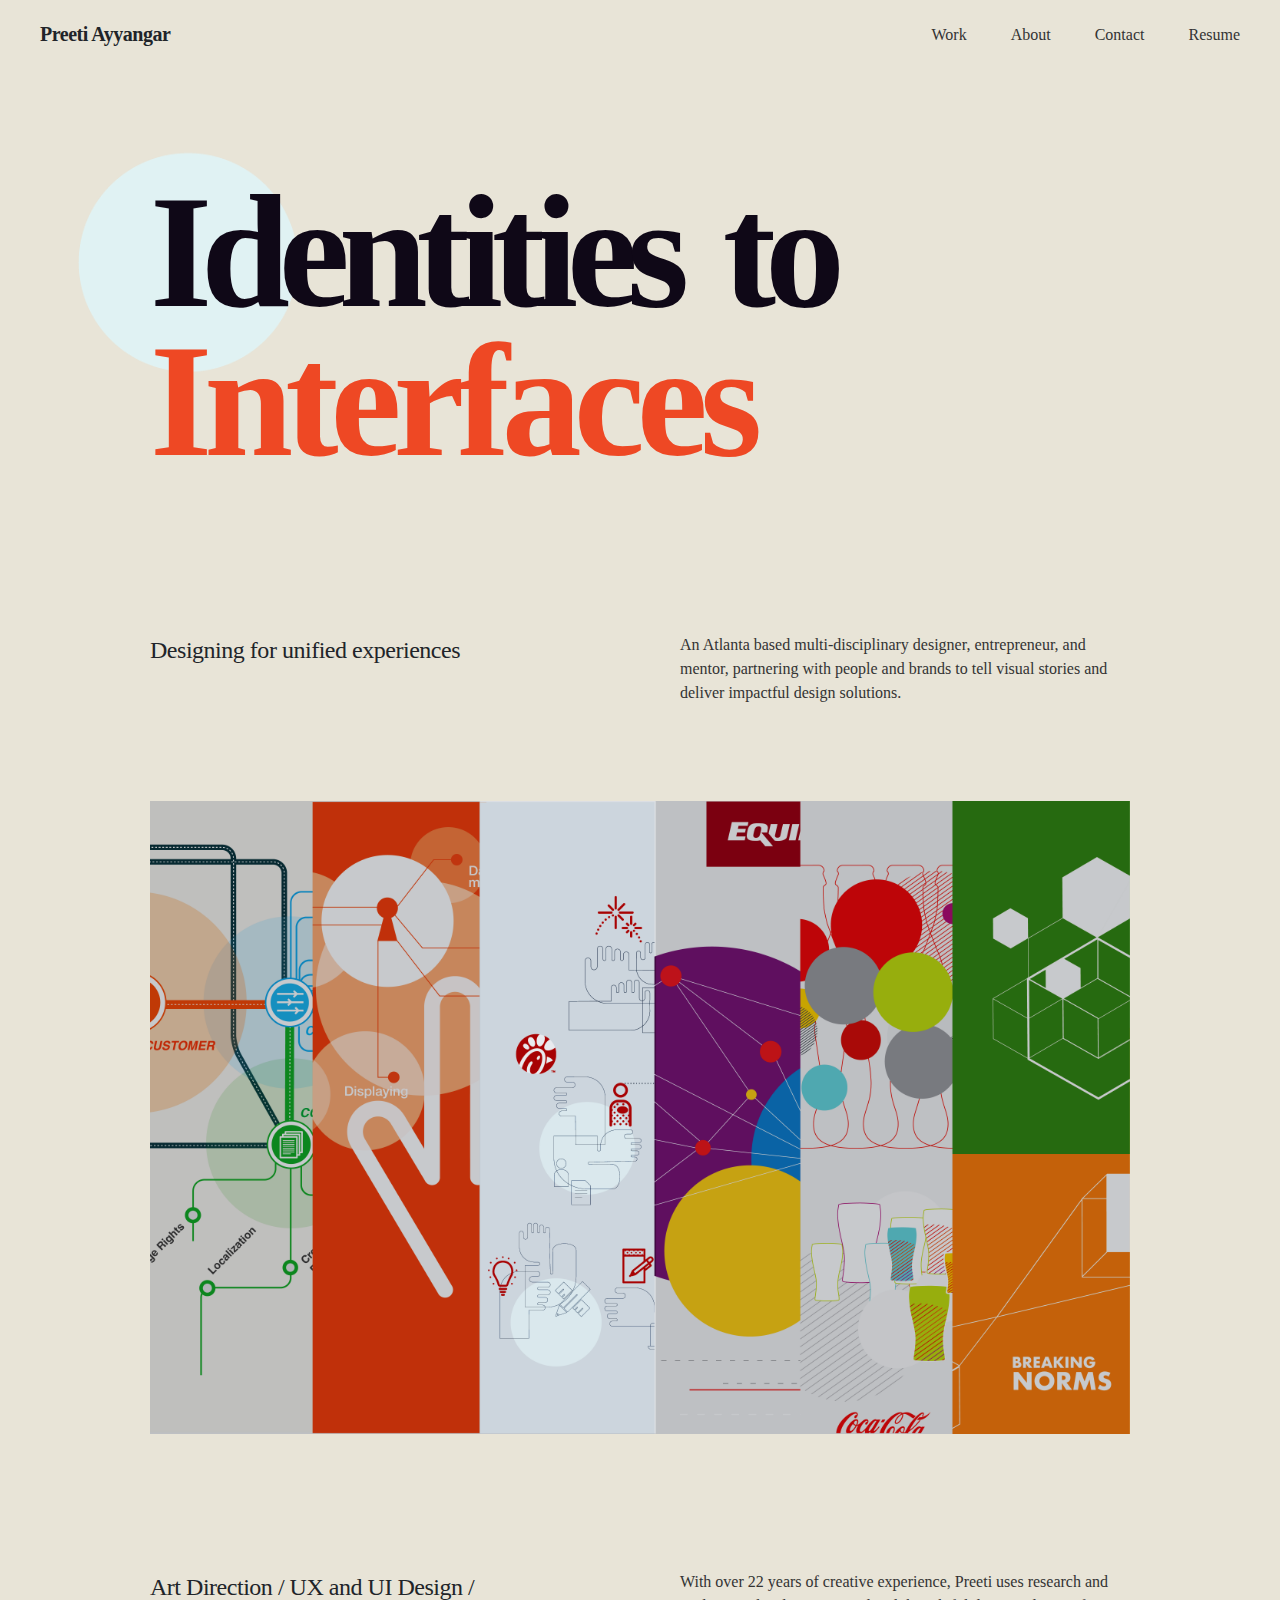
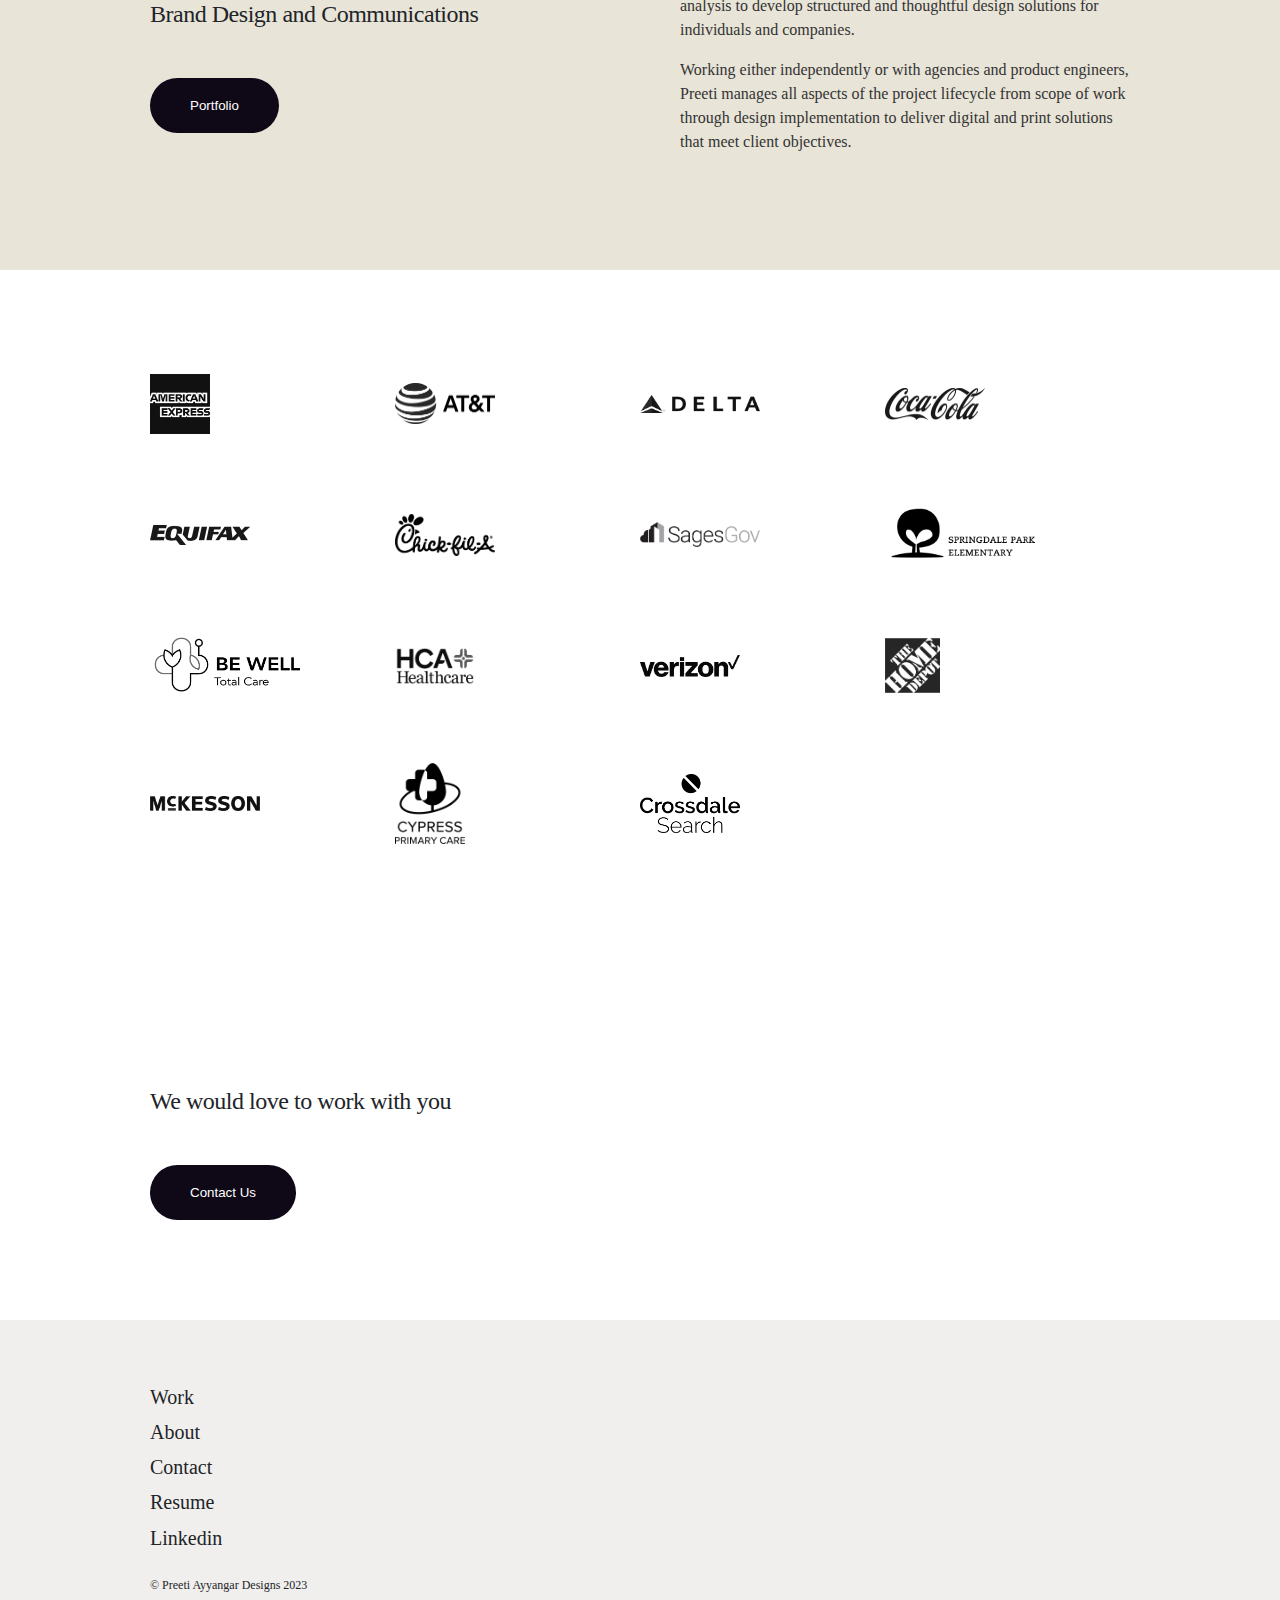
<file: index.html>
<!DOCTYPE html>

<html>
    <head>
        <meta charset="utf8"/>
        <title>
Preeti Ayyangar Design   </title>
    </head>
<link rel="stylesheet" href="css/style.css">


<body>
    <header class="grid">
       <h1>Preeti Ayyangar</h1>
    <nav>
        <a href="work.html">Work</a>
        <a href="about.html">About</a>
        <a href="contact.html">Contact</a>
        <a href="https://drive.google.com/file/d/1oYgI4UgiUhjTcP_rqjFzhV0BKkJ9ytBc/view?usp=share_link">Resume</a>
    </nav>
</header> 


<main>
      
    
        <div class="intro">
            <div class="smallcircle"><img src="images/Circle_solid.png" alt="SmallCircle" width="250"></div>
            <div class="Identities">
                <b>Identities to<br/> <div class="Interfaces">Interfaces</b> </div>
       </div>     
         
        </div>
        
   
            <div class="box">
                <div class="item1"><h2> Designing for unified experiences</h2></div>
                <div class="item2"><p> An Atlanta based multi-disciplinary designer, entrepreneur, and mentor, partnering with people and brands to tell visual stories and deliver impactful design solutions.</p></div>
            </div>

            <div class="image-content"><img src="images/port_web.png" alt="HeroImg" width="100%" max-height="70%"></div>
               
            </div>


            
         <div class="box">
            <div class="item1">
                    <h2>
                    Art Direction / UX and UI Design / <br>
                    Brand Design and Communications 
                    </h2>
                    <button class="cta-button">Portfolio</button>
            </div>
                <div class="item2">
                     <section>
                    <p>With over 22 years of creative experience, Preeti uses research and analysis to develop structured and thoughtful design solutions for individuals and companies.</p>
    
                    <p>Working either independently or with agencies and product engineers, Preeti manages all aspects of the project lifecycle from scope of work through design implementation to deliver digital and print solutions that meet client objectives.</p>
                    </section>
                </div>
         </div>



</main>





    <div class="logopanel">
        <div><img src="images/client logos/AmEx.png" alt="Amex" width="60px"></div>
        <div><img src="images/client logos/AT&T.png" alt="ATT" width="100px"></div>
        <div><img src="images/client logos/Delta.png" alt="Delta" width="120px"></div>
        <div><img src="images/client logos/Coca-Cola.png" alt="Coke" width="100px"></div>
        <div><img src="images/client logos/Equifax_Logo.png" alt="Equifax" width="100px"></div>
        <div><img src="images/client logos/CFA.png" alt="CFA" width="100px"></div>
        <div><img src="images/client logos/SagesGov.png" alt="Sages" width="120px"></div>
        <div><img src="images/client logos/Spark_horz.png" alt="Spark" width="150px"></div>
        <div><img src="images/client logos/BeWell.png" alt="Bewell" width="150px"></div>
        <div><img src="images/client logos/HCA copy.png" alt="HCA" width="80px"></div>
        <div><img src="images/client logos/Verizon.png" alt="Verizon" width="100px"></div>
        <div><img src="images/client logos/TheHomeDepot.png" alt="THD" width="55px"></div>
        <div><img src="images/client logos/McKesson.png" alt="McKesson" width="110px"></div>
        <div><img src="images/client logos/Cypress.png" alt="Cypress" width="70px"></div>
        <div><img src="images/client logos/Crossdale.png" alt="Crossdale" width="100px"></div>
     </div>   
    
     
     <div class="whitepanel">
        <div class="box">
            <div class="item1">
                <h2>
                We would love to work with you 
                </h2>
                <button class="cta-button">Contact Us</button>
            </div>
        </div>
     </div>
   


    <footer class="footer">  
        </div>
            <a hrf="/">Work</a> <br>
            <a hrf="/">About</a> <br>
            <a hrf="/">Contact</a> <br>
            <a hrf="/">Resume</a> <br>
            <a hrf="/">Linkedin</a> <br>
            <p> © Preeti Ayyangar Designs 2023</p>
        </div>
    </footer>

    </body>


</html>
</file>
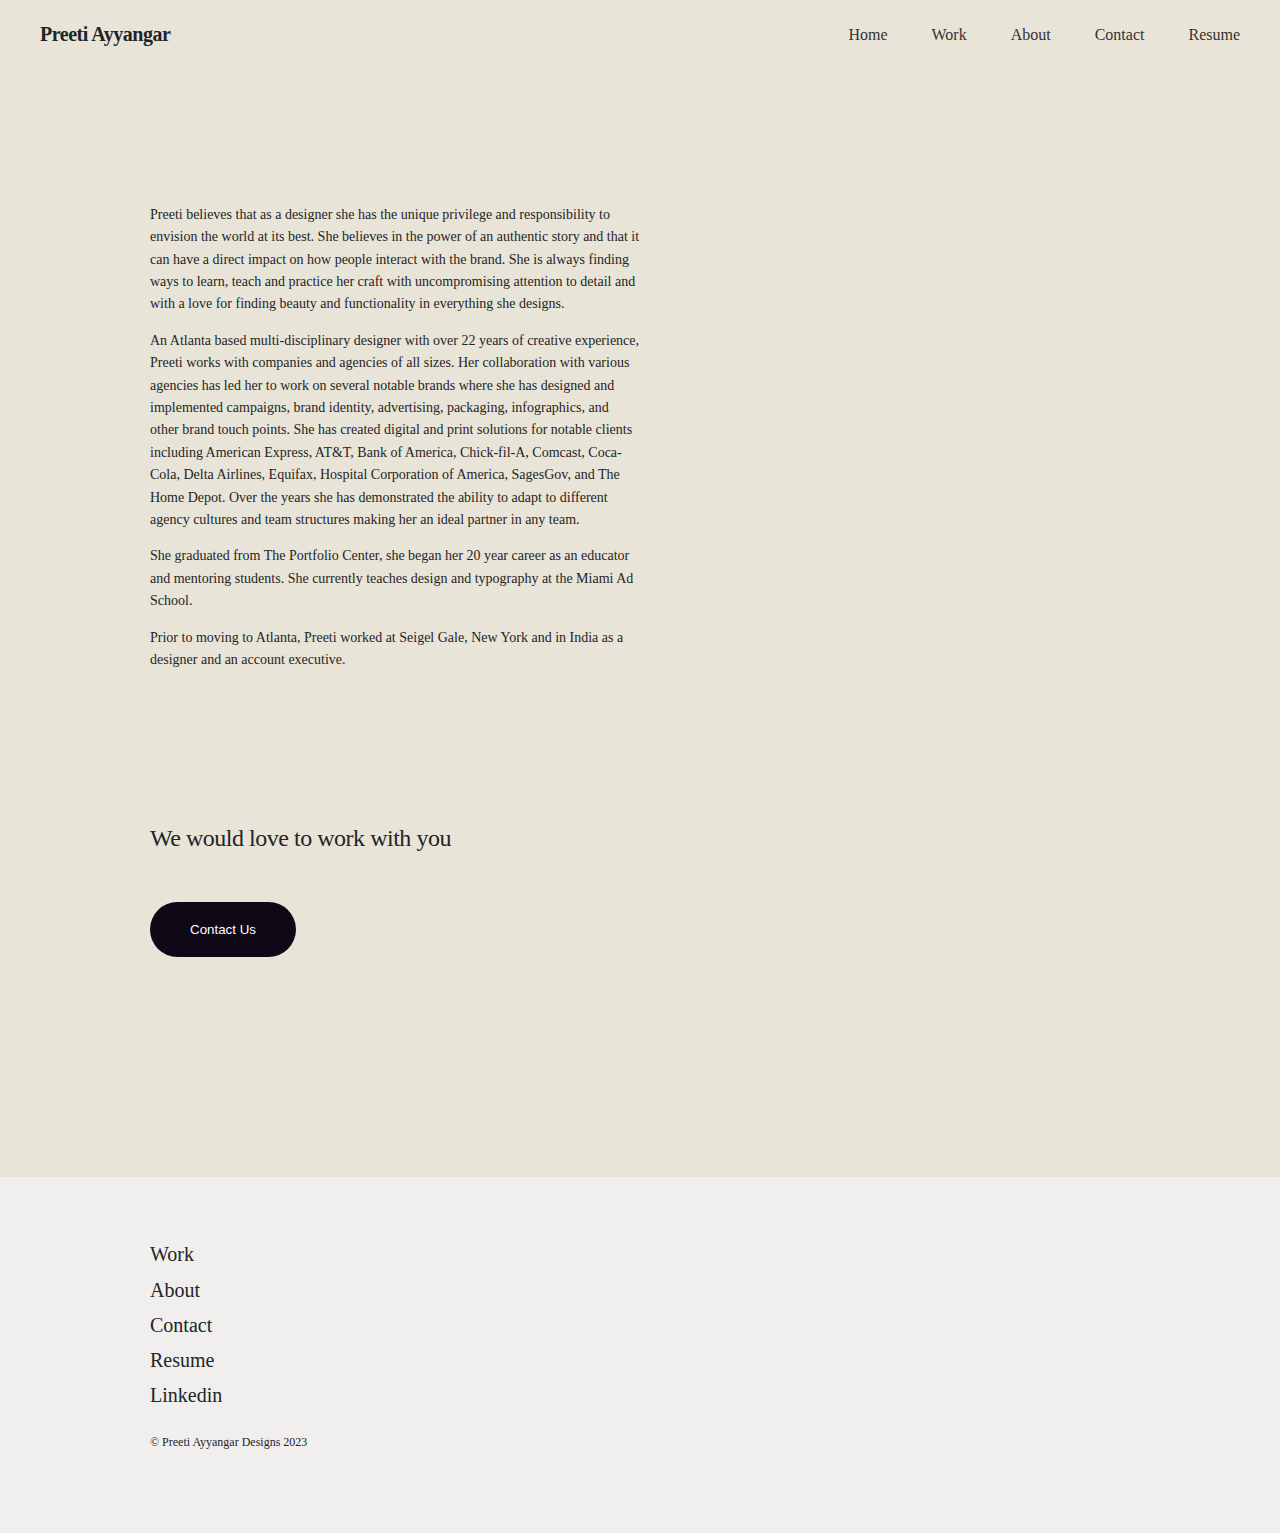
<file: about.html>
<!DOCTYPE html>

<html>
    <head>
        <meta charset="utf8"/>
        <title>
Preeti Ayyangar Design   </title>
    </head>
<link rel="stylesheet" href="css/about.css">


<body>
    <header class="grid">
    <h1>Preeti Ayyangar</h1>
    <nav>
        <a href="index.html">Home</a>
        <a href="work.html">Work</a>
        <a href="about.html">About</a>
        <a href="contact.html">Contact</a>
        <a href="https://drive.google.com/file/d/1oYgI4UgiUhjTcP_rqjFzhV0BKkJ9ytBc/view?usp=share_link">Resume</a>
    </nav>
</header> 

<main>

    <div class="intro">
         <div class="aboutme"> </div>     
         <div class="box">
            <div class="item4"><p>Preeti believes that as a designer she has the unique privilege and responsibility to envision the world at its best. She believes in the power of an authentic story and that it can have a direct impact on how people interact with the brand. She is always finding ways to learn, teach and practice her craft with uncompromising attention to detail and with a love for finding beauty and functionality in everything she designs.</p>
                <p>An Atlanta based multi-disciplinary designer with over 22 years of creative experience, Preeti works with companies and agencies of all sizes. Her collaboration with various agencies has led her to work on several notable brands where she has designed and implemented campaigns, brand identity, advertising, packaging, infographics, and other brand touch points. She has created digital and print solutions for notable clients including American Express, AT&T, Bank of America, Chick-fil-A, Comcast, Coca-Cola, Delta Airlines, Equifax, Hospital Corporation of America, SagesGov, and The Home Depot. Over the years she has demonstrated the ability to adapt to different agency cultures and team structures making her an ideal partner in any team.</p>
                <p>She graduated from The Portfolio Center, she began her 20 year career as an educator and mentoring students. She currently teaches design and typography at the Miami Ad School. </p>
                <p>Prior to moving to Atlanta, Preeti worked at Seigel Gale, New York and in India as a designer and an account executive.</p>
            </div>
        </div>

    </div>     


    <div class="whitepanel">
        <div class="box">
            <div class="item1">
                <h2>
                We would love to work with you 
                </h2>
                <button class="cta-button">Contact Us</button>
            </div>
        </div>
    
    
     </div>

</main>







<footer class="footer">  
</div>
    <a hrf="/">Work</a> <br>
    <a hrf="/">About</a> <br>
    <a hrf="/">Contact</a> <br>
    <a hrf="/">Resume</a> <br>
    <a hrf="/">Linkedin</a> <br>
    <p> © Preeti Ayyangar Designs 2023</p>
</div>
</footer>

</body>


</html>
</file>
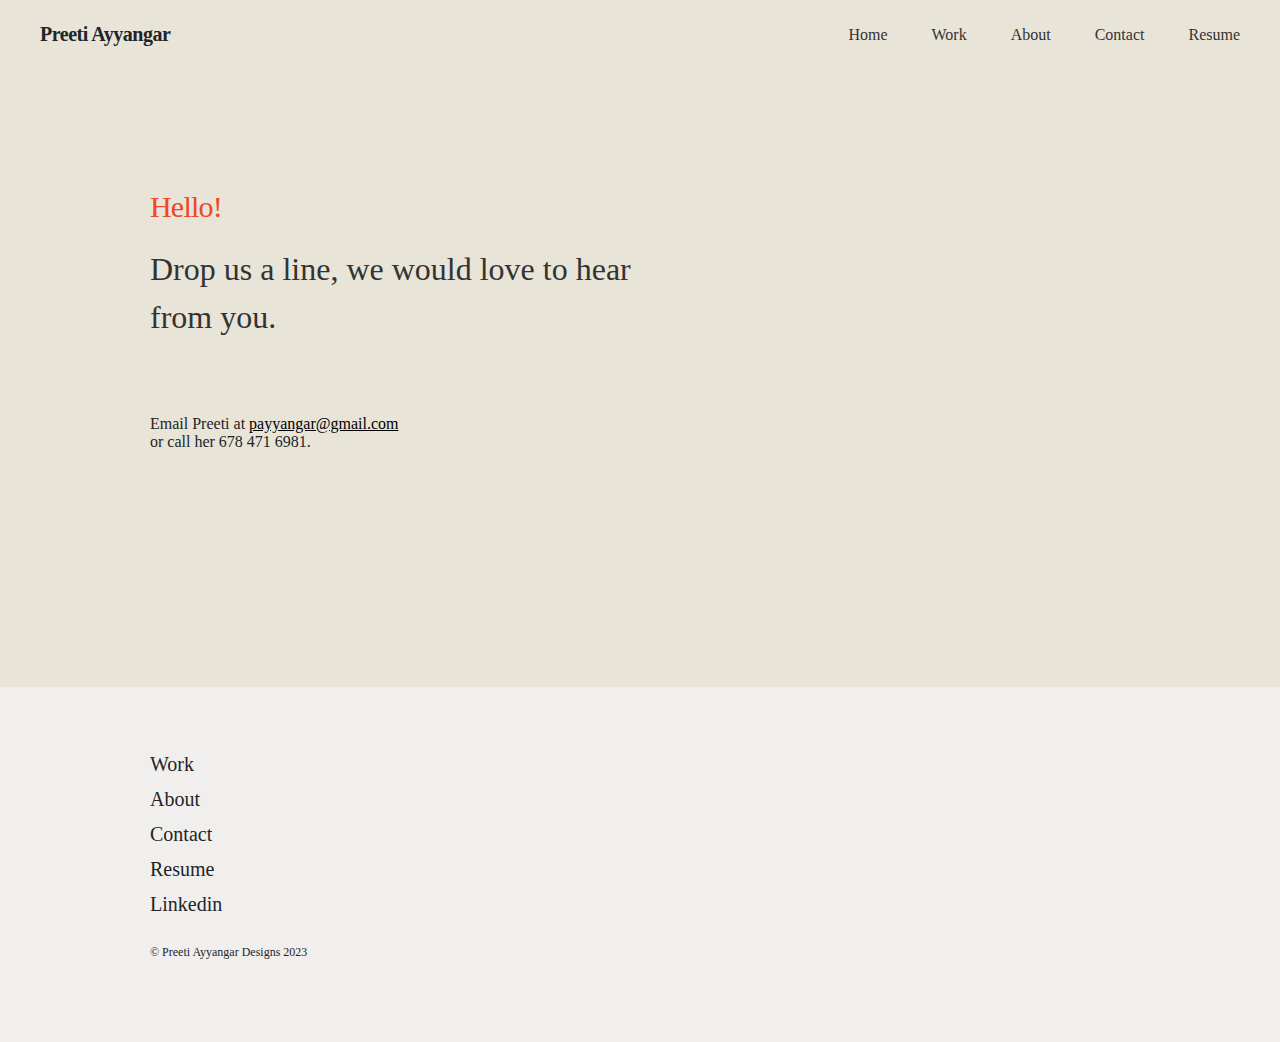
<file: contact.html>
<!DOCTYPE html>

<html>

    <head>
    <meta charset="utf8"/>
    <title>Preeti Ayyangar Design</title>
    </head>

<link rel="stylesheet" href="css/contact.css">


<body>
    <header class="grid">
    <h1>Preeti Ayyangar</h1>
    <nav>
        <a href="index.html">Home</a>
        <a href="work.html">Work</a>
        <a href="about.html">About</a>
        <a href="contact.html">Contact</a>
        <a href="https://drive.google.com/file/d/1oYgI4UgiUhjTcP_rqjFzhV0BKkJ9ytBc/view?usp=share_link">Resume</a>
    </nav>
</header> 



<main>
    <div class="aboutme"> Hello!</div>     
         <div class="box">
            <div class="item3"><h1>Drop us a line, we would love to hear from you.</h1> <br><br>
             <p>Email Preeti at <a href="payyangar@gmail.com" style="color: black;">payyangar@gmail.com</a> <br>or call her 678 471 6981.</p>
            </div>
        </div>
</main>




<footer class="footer">  
</div>
    <a hrf="/">Work</a> <br>
    <a hrf="/">About</a> <br>
    <a hrf="/">Contact</a> <br>
    <a hrf="/">Resume</a> <br>
    <a hrf="/">Linkedin</a> <br>
    <p> © Preeti Ayyangar Designs 2023</p>
</div>
</footer>


</body>

</html>
</file>
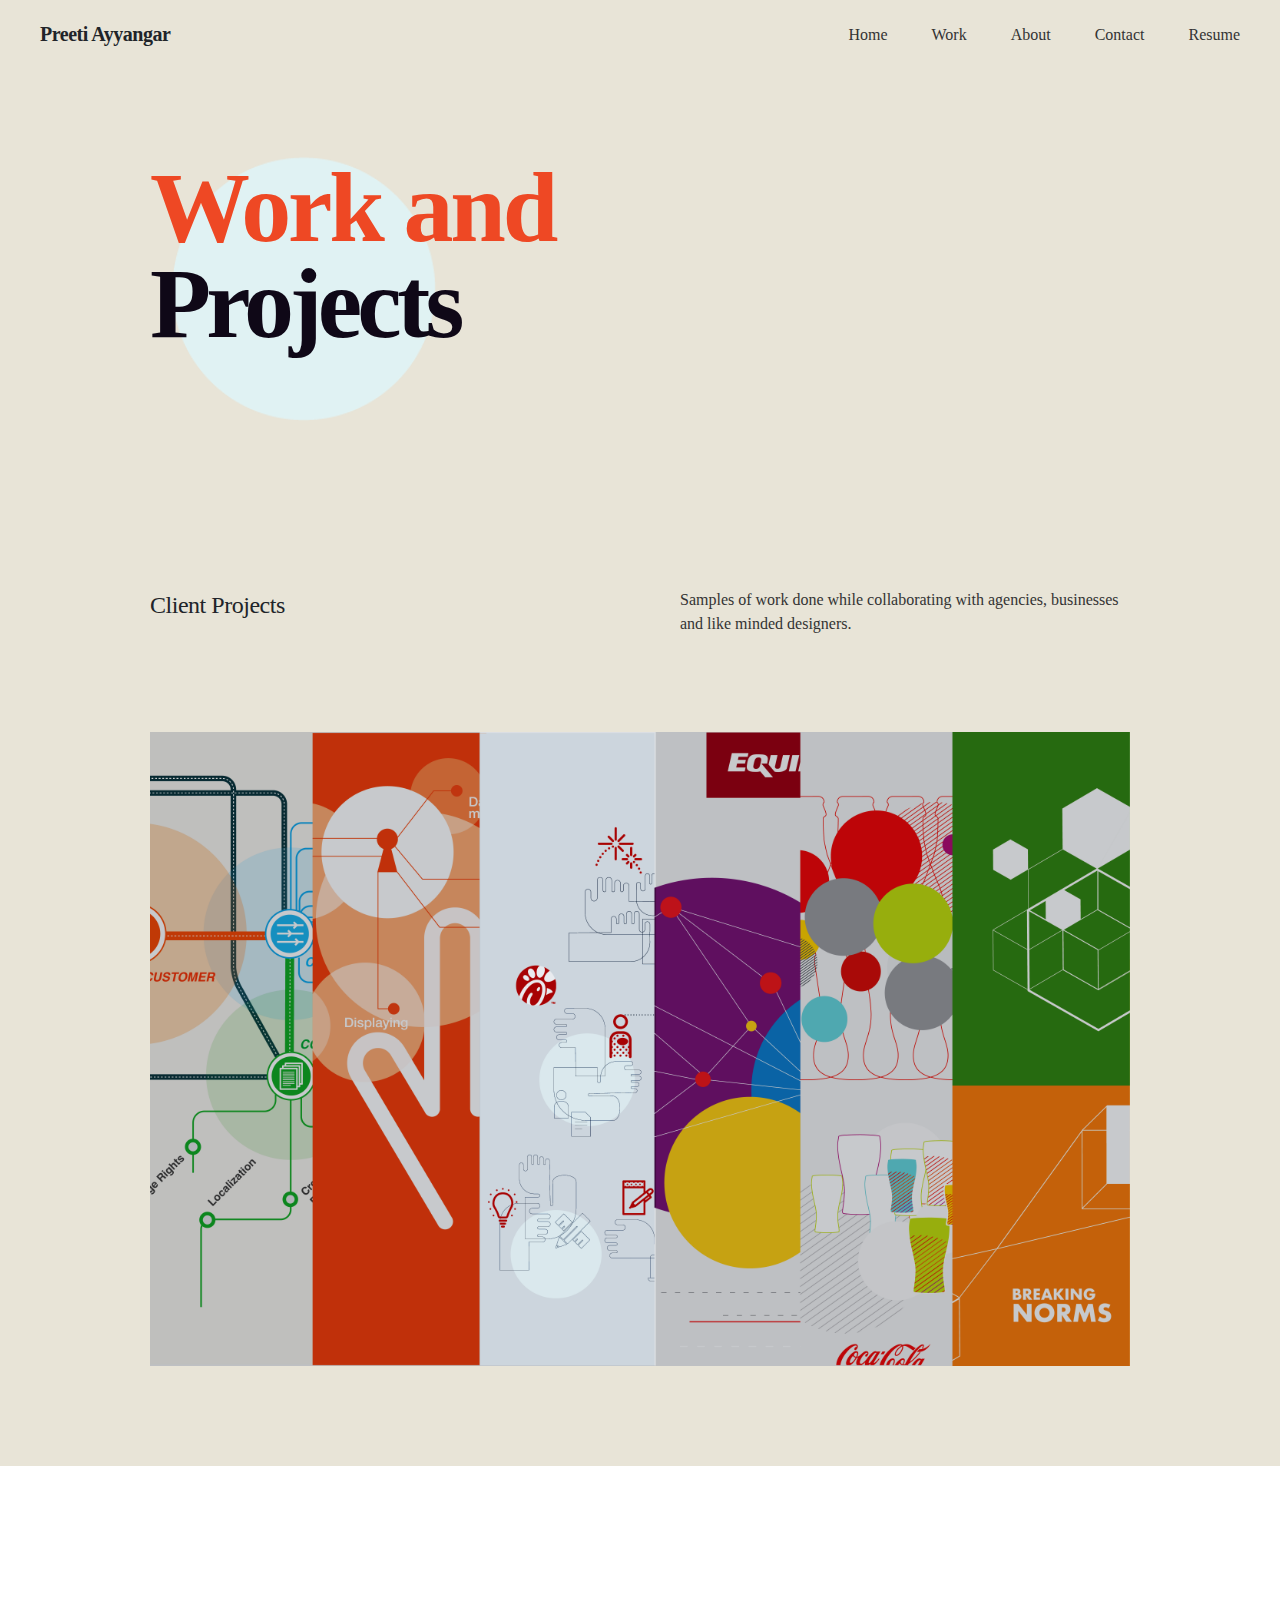
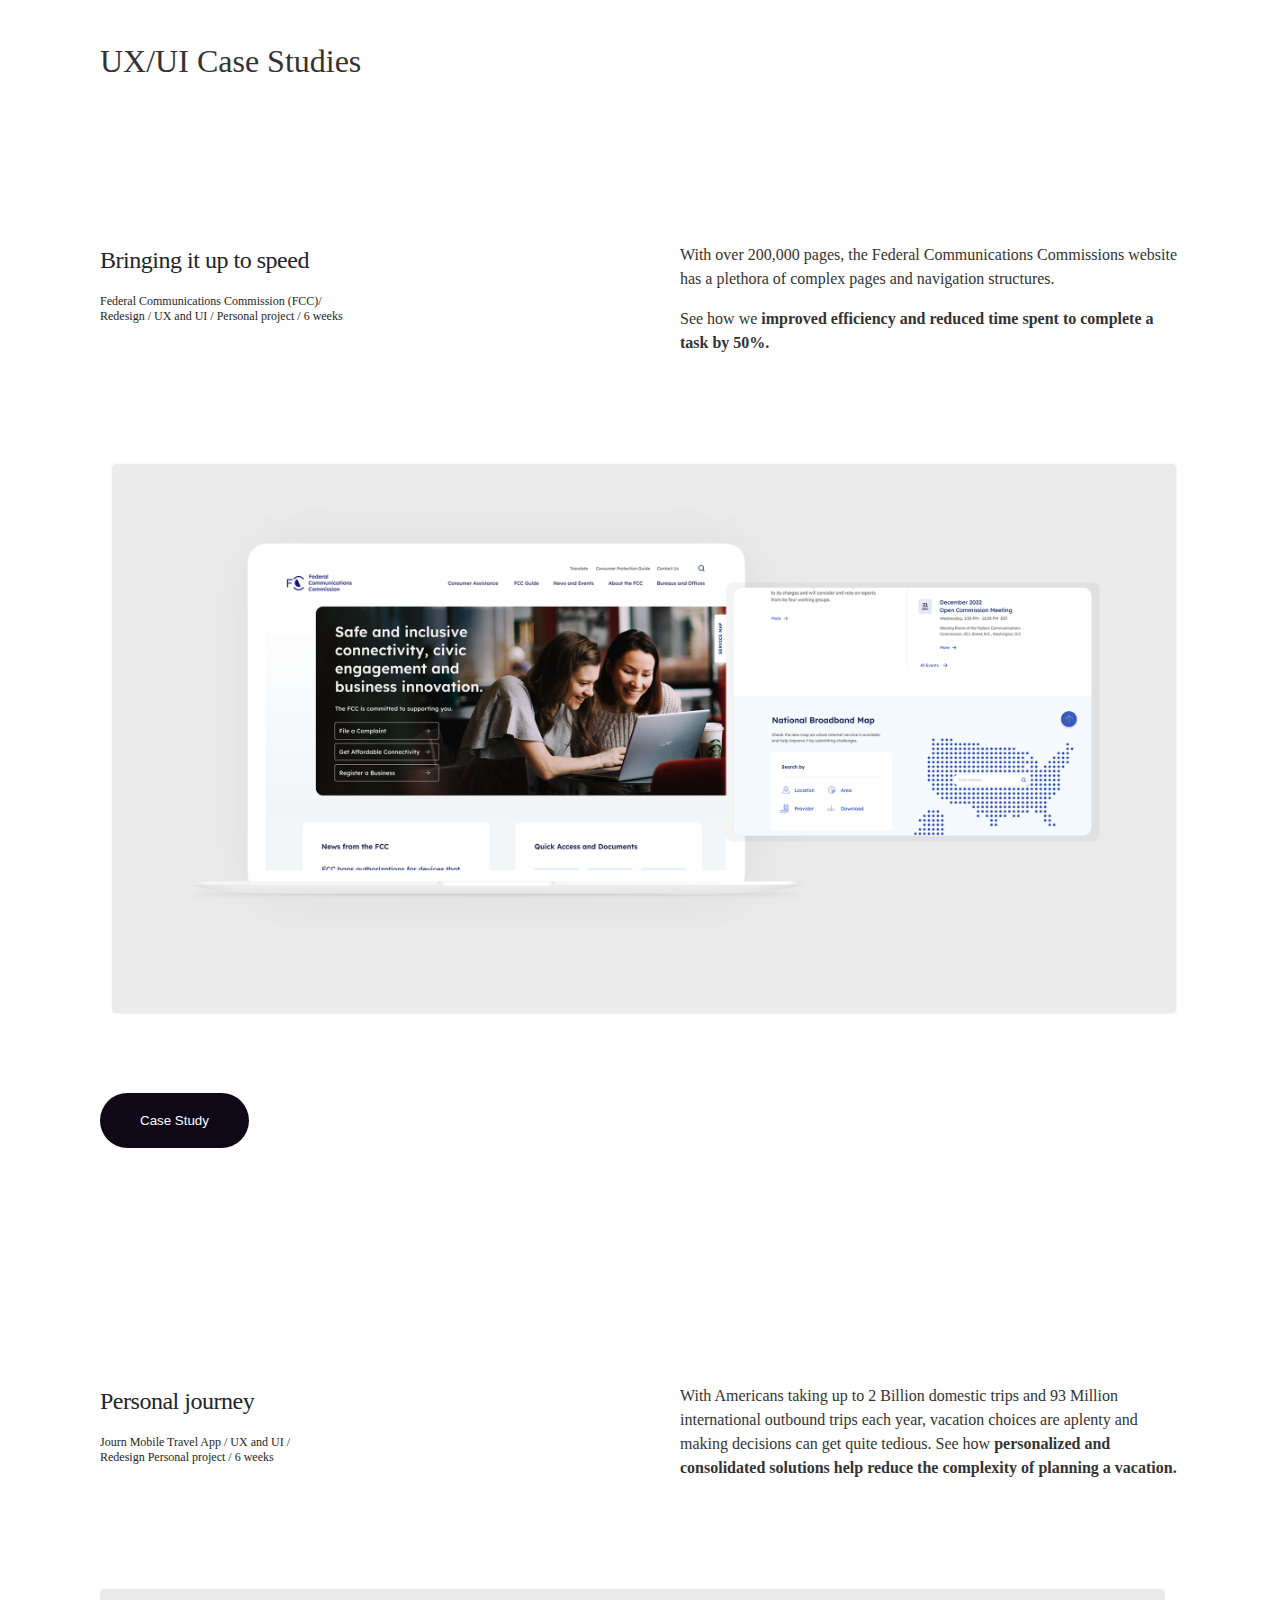
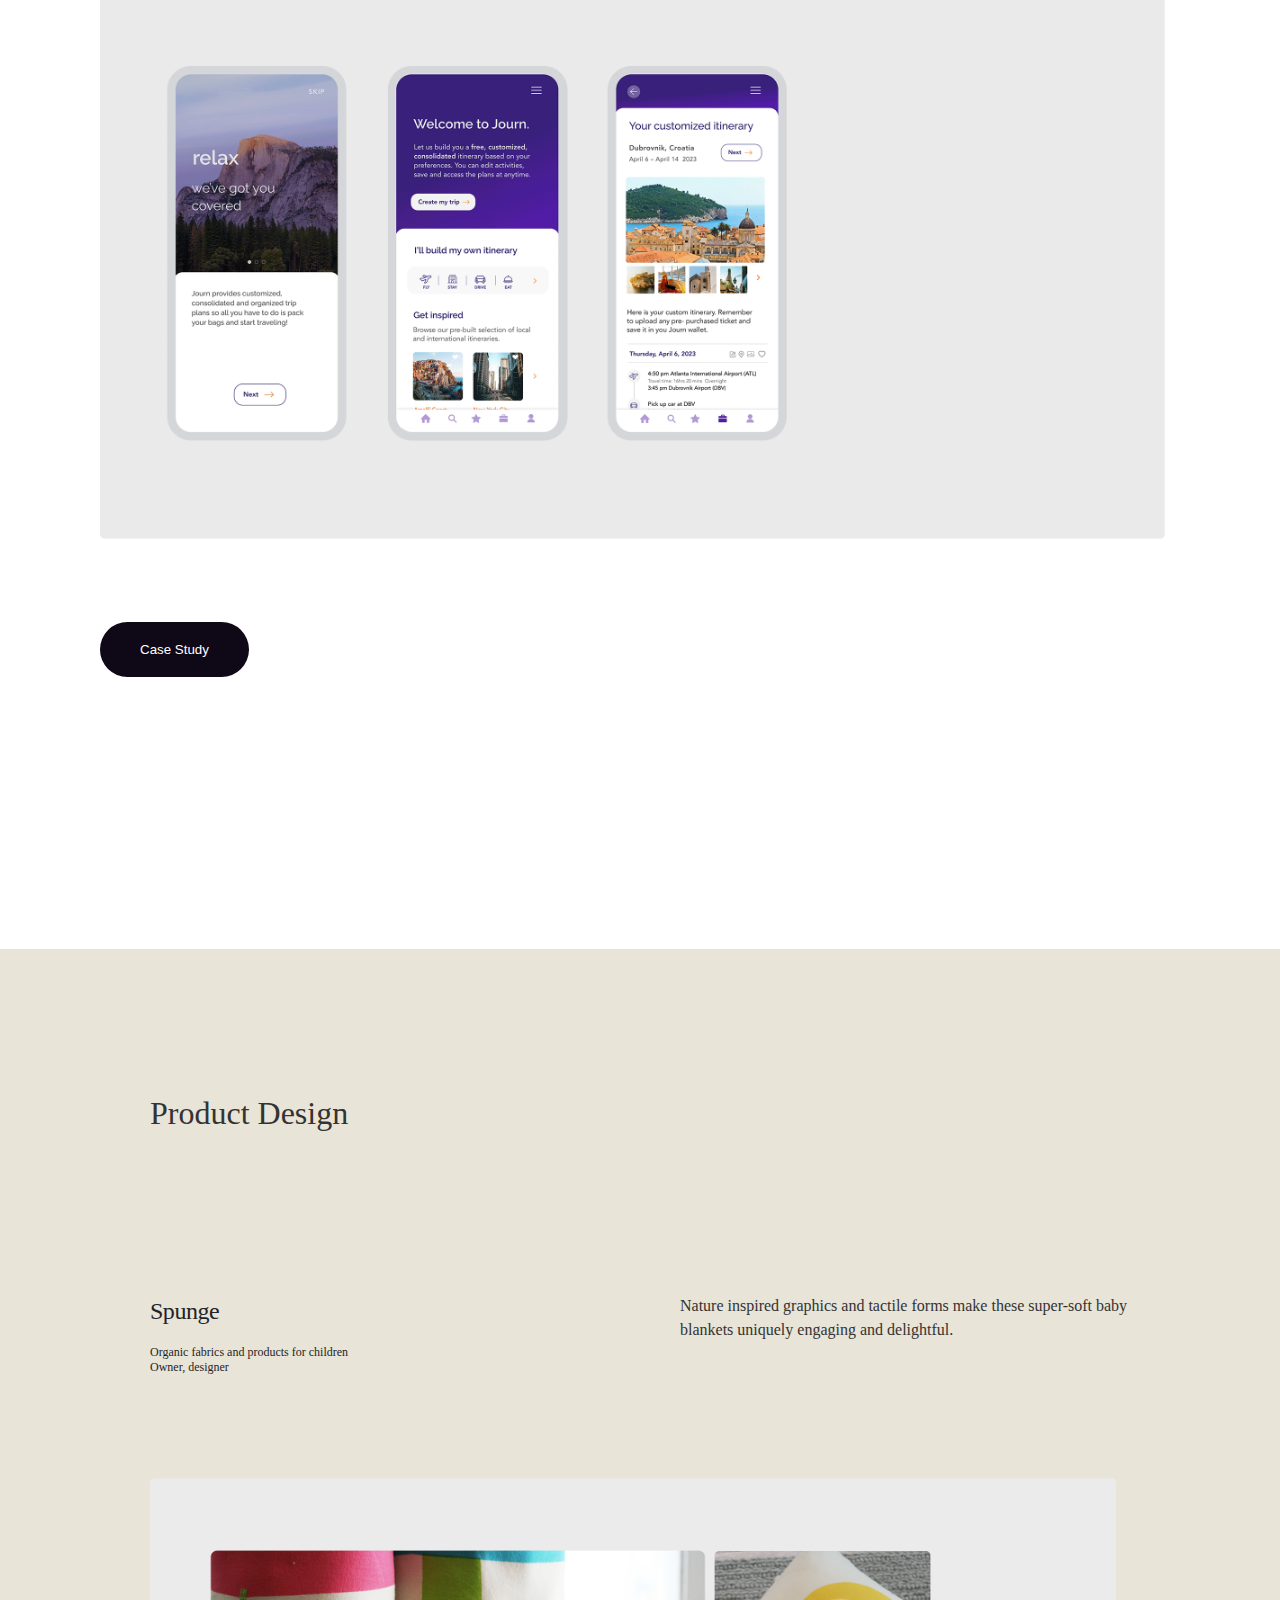
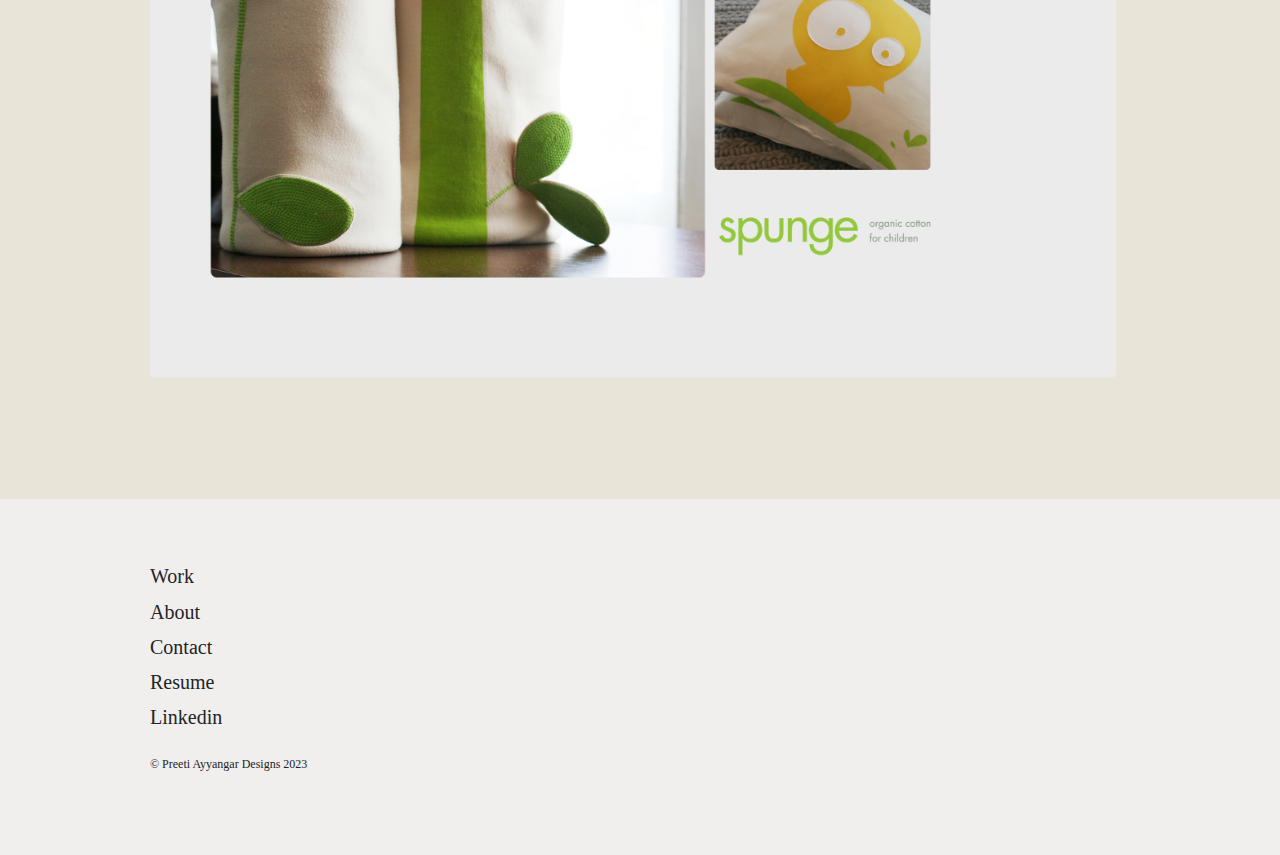
<file: work.html>
<!DOCTYPE html>

<html>
    <head>
        <meta charset="utf8"/>
        <title>
Preeti Ayyangar Design: Work   </title>
    </head>
<link rel="stylesheet" href="css/work.css">


<body>

    <header class="grid">
        <h1>Preeti Ayyangar</h1>
        <nav>
            <a href="index.html">Home</a>
            <a href="work.html">Work</a>
            <a href="about.html">About</a>
            <a href="contact.html">Contact</a>
            <a href="https://drive.google.com/file/d/1oYgI4UgiUhjTcP_rqjFzhV0BKkJ9ytBc/view?usp=share_link">Resume</a>
        </nav>
    </header> 

    
<main>
     
    <div class="intro">
        <div class="smallcircle"><img src="images/Circle_solid.png" alt="SmallCircle" width="300"></div>
        <div class="work">
            <b>Work and<br/><div class="projects">Projects</b></div>
        </div>
    </div>  


<div class="box">
    <div class="item1"><h2> Client Projects</h2></div>
    <div class="item2"><p> Samples of work done while collaborating with agencies, businesses and like minded designers.</p></div>
</div>    
       <div class="image-content"><img src="images/port_web.png" alt="HeroImg" width="100%" max-height="70%"></div>
</div>


</main>


<div class="whitepanel">
 <div class="subhead"><h1> UX/UI Case Studies</h1>
</div>




<div class="box">
    <div class="item1"><h2>Bringing it up to speed</h2><div class="item4"><p>Federal Communications Commission (FCC)/ <br/>Redesign / UX and UI / Personal project / 6 weeks</p></div>
    </div>
         <div class="item2">
         <section>
         <p>With over 200,000 pages, the Federal Communications Commissions website has a plethora of complex pages and navigation structures.</p>
         <p>See how we <b>improved efficiency and reduced time spent to complete a task by 50%.</b></p>
         </section>
        </div>
</div>

<div class="image-content">
    <img src="images/FCC_CaseStudy1.png" alt="FCC_CaseStudy1" width="100%" max-height="100%">
</div>

<div class="buttonbox">
    <div class="item1"><button class="cta-button">Case Study</button>
    </div>
</div>


<div class="box">
    <div class="item1"><h2>Personal journey</h2><div class="item4"><p>Journ Mobile Travel App / UX and UI /<br/>Redesign  Personal project / 6 weeks</p></div>
</div>
         <div class="item2">
         <section>
         <p>With Americans taking up to 2 Billion domestic trips and 93 Million international outbound trips each year, vacation choices are aplenty and making decisions can get quite tedious. See how <b>personalized and consolidated solutions help reduce the complexity of planning a vacation.</b></p>
         </section>
        </div>
</div>

<div class="image-content">
    <div><img src="images/Journ_web.png" alt="FCCiPhone" width="100%" max-height="100%"></div>
</div>

<div class="buttonbox">
    <div class="item1"><button class="cta-button">Case Study</button>
    </div>
</div>
</panel>

</div>

<div class="main2">
    <div class="item3"><h1> Product Design</h1>
   </div>

    <div class="box">
    <div class="item1"><h2>Spunge</h2><div class="item4"><p>Organic fabrics and products for children<br/>
        Owner, designer</p></div>
    </div>
         <div class="item2">
         <section>
         <p>Nature inspired graphics and tactile forms make these super-soft baby blankets uniquely engaging and delightful.</p>
         </section>
        </div>
    </div>
    <div class="image-content">
        <div><img src="images/Spunge_web.png" alt="Spunge" width="100%" max-height="100%"></div>
    </div>
        
</div>




<footer class="footer">  
</div>
    <a hrf="/">Work</a> <br>
    <a hrf="/">About</a> <br>
    <a hrf="/">Contact</a> <br>
    <a hrf="/">Resume</a> <br>
    <a hrf="/">Linkedin</a> <br>
    <p> © Preeti Ayyangar Designs 2023</p>
</div>

</div>
</footer>

</body>
</html>
</file>
<file: css/style.css>
.grid{
    display: grid;
    grid-template-columns: repeat(12, 1fr);
    row-gap: 0;

    }

    header {
        padding: 10px 40px;
        background: #E8E4D7;
        align-items: center;
    }
    header h1 {
    grid-column: span 6;
    font-size: 20px;
    font-weight: 600;
    letter-spacing: -.03rem;
    }
    header nav{
        grid-column: span 6;
        justify-self: end;
    }
    header nav a{
       color: #333;
       margin-left: 40px;
       text-decoration: none;
    }
      
nav a:hover{
color:#EE4824;
}

nav a:active {
color: #212429;
 }

main {
    background: #E8E4D7;
    padding: 0px 150px 100px
}

body{
    margin:0;
    font-family: inter;
    color: #212429

}

.wrapper {
    display: grid;
    grid-template-columns: repeat(1, 1fr);
    grid-template-rows: repeat(5, auto);
    row-gap: 10px;
  }


.intro{
    display: grid;
    grid-template-columns: repeat(1, 1fr);
 
}

.smallcircle{
    position:absolute;
    z-index: auto;
    left: 60px;
    padding-top: 60px;
}


.Identities{
    font-size: 160px;
    letter-spacing: -.7rem;
    word-spacing: .1em;
    color:#0F0817;
    z-index: 2;
    padding-top: 90px;
}

.Interfaces{
    font-size: 160px;
    letter-spacing: -.5rem;
    color:#EE4824;
    line-height: 7rem;
    padding-bottom: 40px;
}


.box {
    display: grid;
    grid-template-columns: repeat(2, 1fr);
    max-width: 1300px;
    padding-top: 120px;
    align-items: top;
}

.item1 h2{
    font-weight: 500;
    letter-spacing: -.03rem;
    padding-bottom: 30px; 
}


.item2 p{
    font-weight: 400;
    padding-left: 40px;
    color:#333;
    line-height: 1.5;
}


.image-content {
    display: grid;
    grid-template-columns: repeat(1, 1fr);
    text-align: left;
    padding-top: 80px;
    grid-column: 1 / span 3;    
}


.cta-button{
    background-color: #0F0817;
    color: white;
    padding: 20px 40px;
    border-radius: 50px;
    border: none;
}

.cta-button:hover{
    background-color:#EE4824;
    
    }

.cta-button:active {
 background-color: #212429;
}



.logopanel {
    display: grid;
    padding: 100px 150px;
    align-items: center;
    grid-template-columns: repeat(auto-fill, minmax(200px, 1fr));
    grid-template-rows: repeat(3, 1fr);
    row-gap: 60px;
}



.whitepanel {
    border-top: #ACB5BD 1px;
    padding: 0px 150px 100px
}

.footer{
    background-color: #F1EFED;
    padding: 60px 150px;
    font-size: 20px;
    line-height: 2.2rem;
}

footer p{
font-size: 12px;
}

footer a:hover{
    color:#EE4824;
    }
    
footer a:active {
    color:#EE4824;
    
 }
</file>
<file: css/about.css>
.grid{
    display: grid;
    grid-template-columns: repeat(12, 1fr);
    row-gap: 0;

    }

    header {
        padding: 10px 40px;
        background: #E8E4D7;
        align-items: center;
    }
    header h1 {
    grid-column: span 6;
    font-size: 20px;
    font-weight: 600;
    letter-spacing: -.03rem;
    }
    header nav{
        grid-column: span 6;
        justify-self: end;
    }
    header nav a{
       color: #333;
       margin-left: 40px;
       text-decoration: none;
    }
    nav a:hover{
        color:#EE4824;
        }
        
        nav a:active {
        color: #212429;
         }
    body{
        margin:0;
        font-family: inter;
        color: #212429
    }
    
    main {
        background: #E8E4D7;
        padding: 0px 150px 100px
        
    }

    .wrapper {
        display: grid;
        grid-template-columns: repeat(1, 1fr);
        grid-template-rows: repeat(5, auto);
        row-gap: 10px;
      }
    
      .intro{
        display: grid;
        grid-template-columns: repeat(1, 1fr);
     
    }
    
    .smallcircle{
        position:absolute;
        z-index: auto;
        left: 60px;
        padding-top: 60px;
    
    
    }
    
    .item4 p{
        font-weight:400;
        color:rgb(37, 37, 37);
        font-size: 14px;
        line-height: 1.4rem;
    }


    .item3 h1{
        font-weight: 400;
        color:#333;
        line-height: 1.5;
      
    }



    .aboutme{
        font-size: 30px;
        font-weight:500;
        letter-spacing: -.05rem;
        word-spacing: .1em;
        color:#EE4824;
        z-index: 2;
        padding-top: 120px;
    
        }

      
    .box {
        display: grid;
        grid-template-columns: repeat(2, 1fr);
        max-width: 1300px;
        align-items: top;
        padding-bottom: 120px;
    }
    

    .item1 h2{
        font-weight: 500;
        letter-spacing: -.03rem;
        padding-bottom: 30px;  
    }


    .item2 p{
        font-weight: 400;
        padding-left: 40px;
        color:#333;
        line-height: 1.5;
    }
    

    .cta-button{
        background-color: #0F0817;
        color: white;
        padding: 20px 40px;
        border-radius: 50px;
        border: none;
    }
    
    .cta-button:hover{
        background-color:#EE4824;
        
        }
    
    .cta-button:active {
     background-color: #212429;
    }
    

.footer{
background-color: #F1EFED;
padding: 60px 150px;
font-size: 20px;
line-height: 2.2rem;
}

footer p{
font-size: 12px;
}

footer a:hover{
    color:#EE4824;
    }
    
footer a:active {
    color:#EE4824;
    
 }
</file>
<file: css/contact.css>
.grid{
    display: grid;
    grid-template-columns: repeat(12, 1fr);
    row-gap: 0;

    }

    header {
        padding: 10px 40px;
        background: #E8E4D7;
        align-items: center;
    }
    header h1 {
    grid-column: span 6;
    font-size: 20px;
    font-weight: 600;
    letter-spacing: -.03rem;
    }
    header nav{
        grid-column: span 6;
        justify-self: end;
    }
    header nav a{
       color: #333;
       margin-left: 40px;
       text-decoration: none;
    }
    

    nav a:hover{
        color:#EE4824;
        }
        
        nav a:active {
        color: #212429;
         }

         
    body{
        margin:0;
        font-family: inter;
        color: #212429
    }
    
    main {
        background: #E8E4D7;
        padding: 0px 150px 100px
        
    }

    .wrapper {
        display: grid;
        grid-template-columns: repeat(1, 1fr);
        grid-template-rows: repeat(5, auto);
        row-gap: 10px;
      }
    
      .intro{
        display: grid;
        grid-template-columns: repeat(1, 1fr);
     
    }
    
    .smallcircle{
        position:absolute;
        z-index: auto;
        left: 60px;
        padding-top: 60px;
    
    
    }
    
    .item4 p{
        font-weight:400;
        color:rgb(37, 37, 37);
        font-size: 14px;
        line-height: 1.4rem;
    }


    .item3 h1{
        font-weight: 400;
        color:#333;
        line-height: 1.5;
      
    }



    .aboutme{
        font-size: 30px;
        font-weight:500;
        letter-spacing: -.05rem;
        word-spacing: .1em;
        color:#EE4824;
        z-index: 2;
        padding-top: 120px;
    
        }

      
    .box {
        display: grid;
        grid-template-columns: repeat(2, 1fr);
        max-width: 1300px;
        align-items: top;
        padding-bottom: 120px;
    }
    

    .item1 h2{
        font-weight: 500;
        letter-spacing: -.03rem;
        padding-bottom: 30px;  
    }


    .item2 p{
        font-weight: 400;
        padding-left: 40px;
        color:#333;
        line-height: 1.5;
    }
    

    

.footer{
background-color: #F1EFED;
padding: 60px 150px;
font-size: 20px;
line-height: 2.2rem;
}

footer p{
font-size: 12px;
}

footer a:hover{
    color:#EE4824;
    }
    
footer a:active {
    color:#EE4824;
    
 }
</file>
<file: css/work.css>
.grid{
    display: grid;
    grid-template-columns: repeat(12, 1fr);
    row-gap: 0;

    }

    header {
        padding: 10px 40px;
        background: #E8E4D7;
        align-items: center;
    }
    header h1 {
    grid-column: span 6;
    font-size: 20px;
    font-weight: 600;
    letter-spacing: -.03rem;
    }
    header nav{
        grid-column: span 6;
        justify-self: end;
    }
    header nav a{
       color: #333;
       margin-left: 40px;
       text-decoration: none;
    }
      
nav a:hover{
color:#EE4824;
}

nav a:active {
color: #212429;
 }
    

    main {
        background: #E8E4D7;
        padding: 0px 150px 100px    
    }
    
    .main2 {
        background: #E8E4D7;
        padding: 0px 150px 100px
        
    }

    body{
        margin:0;
        font-family: inter;
        color: #212429
    }


         
    .intro{
        display: grid;
        grid-template-columns: repeat(1, 1fr);
      
    }
    

   .work{
        display: grid;
        grid-template-columns: repeat(1, 1fr);
        font-size: 100px;
        font-weight: 600;
        letter-spacing: -.2rem;
        line-height: 6rem;
        color:#EE4824;
        padding-top: 90px;
        position:absolute;
        z-index: auto;
        grid-column: 1 / span 3;
    }


    .projects{
        display: grid;
        grid-template-columns: repeat(1, 1fr);
        font-size: 100px;
        font-weight: 600;
        letter-spacing: -.3rem;
        color:#0F0817;
        grid-column: 1 / span 3;
        
    }


    .smallcircle{
        left: 80px;
        padding-top: 60px;
    }
    

    .whitepanel {
        padding: 150px 100px;
    }




    .box {
        display: grid;
        grid-template-columns: repeat(2, 1fr);
        max-width: 1300px;
        padding-top: 120px;
        align-items: top;
    }
    

    .buttonbox {
        display: grid;
        grid-template-columns: repeat(2, 1fr);
        padding-bottom: 100px;
        padding-top: 60px;
      
    }
    
    

    .item1 h2{
        font-weight: 500;
        letter-spacing: -.03rem;
    }


    .item2 p{
        font-weight: 400;
        padding-left: 40px;
        color:#333;
        line-height: 1.5;
    }


    .item4 p{
        font-weight:400;
        color:rgb(37, 37, 37);
        font-size: 12px;
    }


    .item3 h1{
        font-weight: 400;
        color:#333;
        line-height: 1.5;
        padding-top: 140px;
      
    }

    .subhead h1{
        font-weight: 400;
        color:#333;
        line-height: 1.5;
    }


    .image-content {
        display: grid;
        grid-template-columns: repeat(1, 1fr);
        text-align: left;
        padding-top: 80px;
        grid-column: 1 / span 3;
    }
    
    .cta-button{
        background-color: #0F0817;
        color: white;
        padding: 20px 40px;
        border-radius: 50px;
        border: none;
    }

    .cta-button:hover{
        background-color:#EE4824;
        
        }
    
    .cta-button:active {
     background-color: #212429;
    }
    

    .footer{
        background-color: #F1EFED;
        padding: 60px 150px;
        font-size: 20px;
        line-height: 2.2rem;
    }
    

    footer p{
    font-size: 12px;
    }
    
    footer a:hover{
        color:#EE4824;
        }
        
    footer a:active {
        color:#EE4824;
        
     }
</file>
